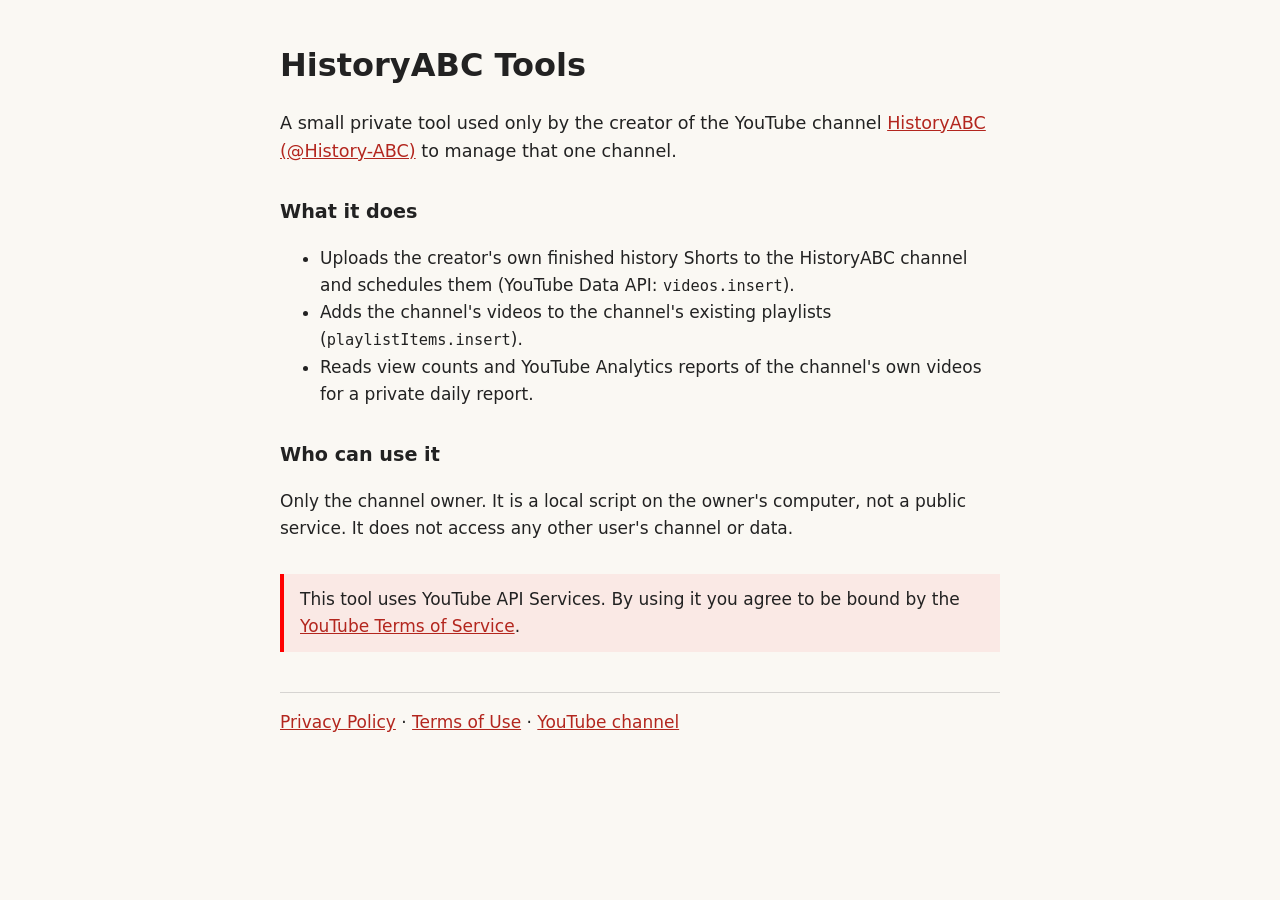
<file: index.html>
<!doctype html>
<html lang="en">
<head>
<meta charset="utf-8">
<meta name="viewport" content="width=device-width, initial-scale=1">
<title>HistoryABC Tools</title>
<link rel="stylesheet" href="style.css">
</head>
<body>
<main>
  <h1>HistoryABC Tools</h1>
  <p class="lead">A small private tool used only by the creator of the YouTube channel
    <a href="https://www.youtube.com/@History-ABC">HistoryABC (@History-ABC)</a> to manage that one channel.</p>

  <h2>What it does</h2>
  <ul>
    <li>Uploads the creator's own finished history Shorts to the HistoryABC channel and schedules them (YouTube Data API: <code>videos.insert</code>).</li>
    <li>Adds the channel's videos to the channel's existing playlists (<code>playlistItems.insert</code>).</li>
    <li>Reads view counts and YouTube Analytics reports of the channel's own videos for a private daily report.</li>
  </ul>

  <h2>Who can use it</h2>
  <p>Only the channel owner. It is a local script on the owner's computer, not a public service.
    It does not access any other user's channel or data.</p>

  <p class="yt">This tool uses YouTube API Services. By using it you agree to be bound by the
    <a href="https://www.youtube.com/t/terms">YouTube Terms of Service</a>.</p>

  <nav>
    <a href="privacy.html">Privacy Policy</a> ·
    <a href="terms.html">Terms of Use</a> ·
    <a href="https://www.youtube.com/@History-ABC">YouTube channel</a>
  </nav>
</main>
</body>
</html>
</file>
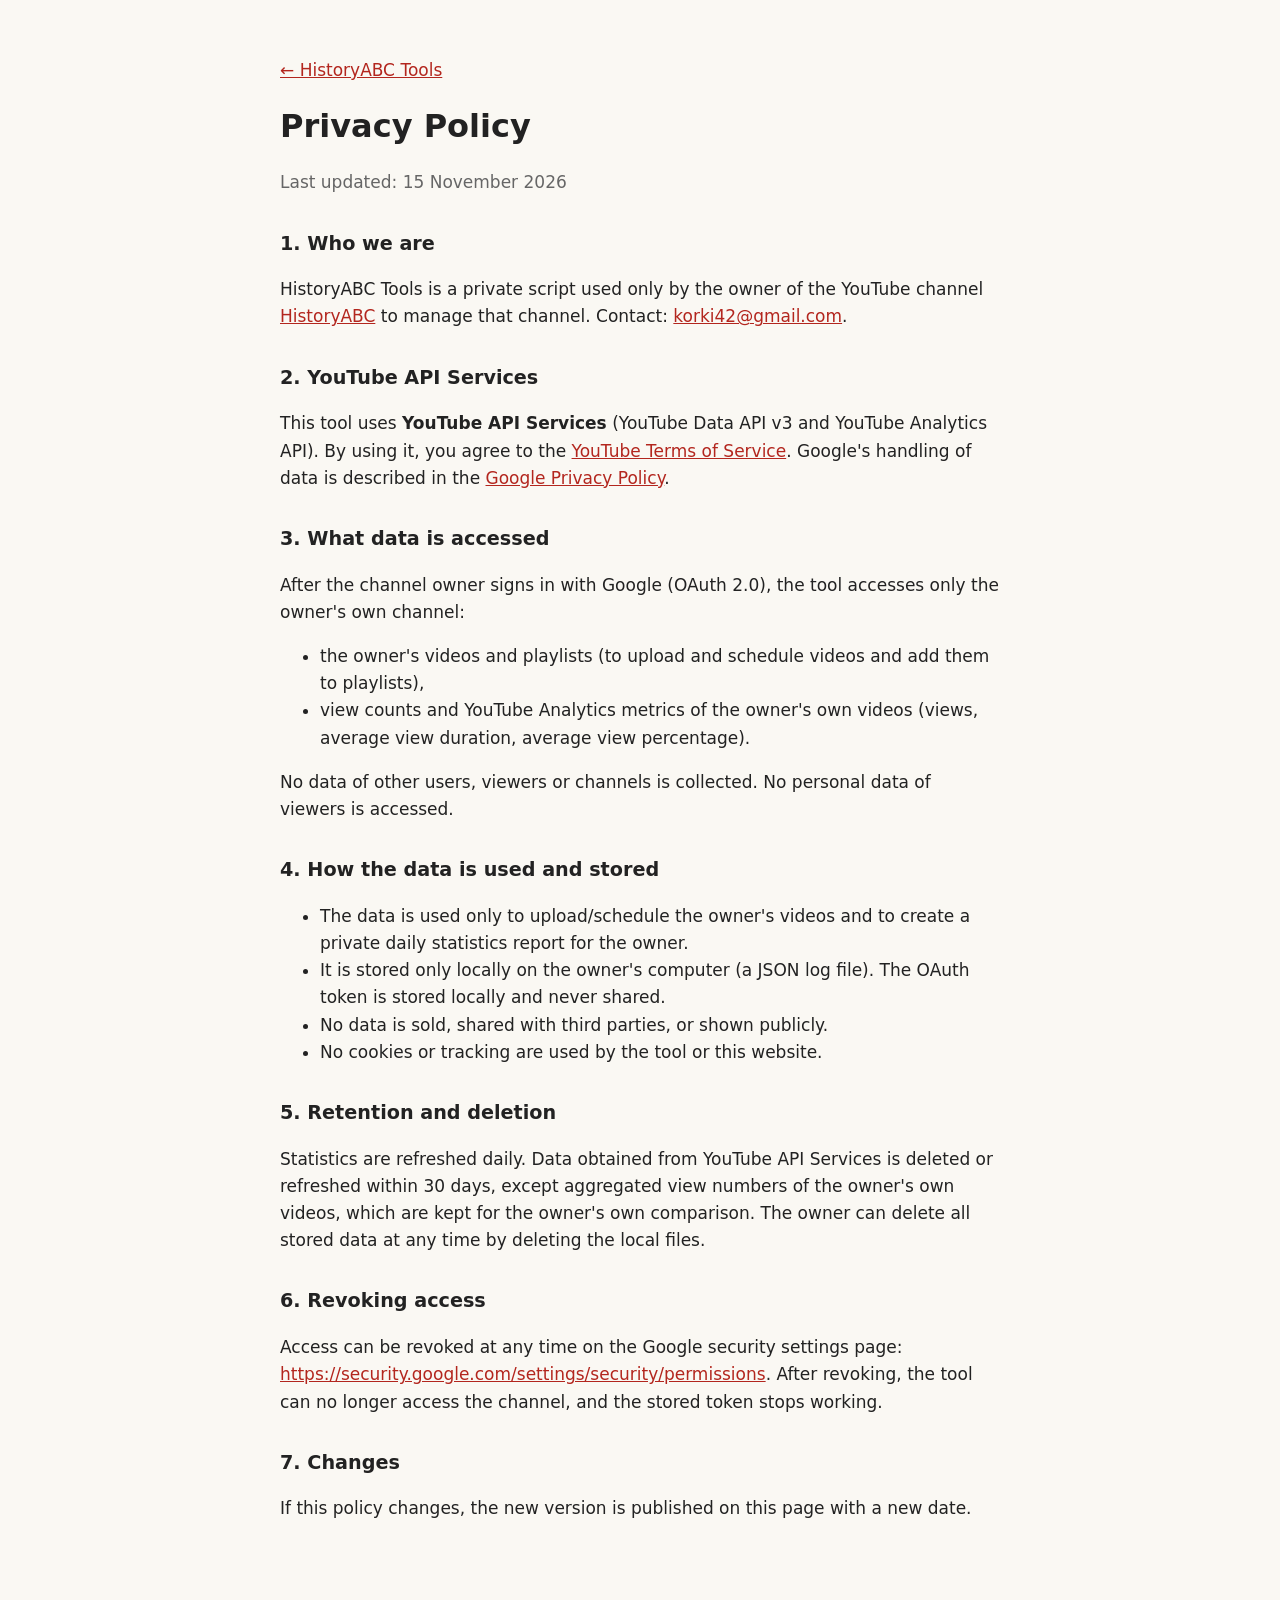
<file: privacy.html>
<!doctype html>
<html lang="en">
<head>
<meta charset="utf-8">
<meta name="viewport" content="width=device-width, initial-scale=1">
<title>Privacy Policy – HistoryABC Tools</title>
<link rel="stylesheet" href="style.css">
</head>
<body>
<main>
  <p><a href="index.html">← HistoryABC Tools</a></p>
  <h1>Privacy Policy</h1>
  <p class="muted">Last updated: 15 November 2026</p>

  <h2>1. Who we are</h2>
  <p>HistoryABC Tools is a private script used only by the owner of the YouTube channel
    <a href="https://www.youtube.com/@History-ABC">HistoryABC</a> to manage that channel.
    Contact: <a href="mailto:korki42@gmail.com">korki42@gmail.com</a>.</p>

  <h2>2. YouTube API Services</h2>
  <p>This tool uses <strong>YouTube API Services</strong> (YouTube Data API v3 and YouTube Analytics API).
    By using it, you agree to the <a href="https://www.youtube.com/t/terms">YouTube Terms of Service</a>.
    Google's handling of data is described in the
    <a href="https://policies.google.com/privacy">Google Privacy Policy</a>.</p>

  <h2>3. What data is accessed</h2>
  <p>After the channel owner signs in with Google (OAuth 2.0), the tool accesses only the owner's own channel:</p>
  <ul>
    <li>the owner's videos and playlists (to upload and schedule videos and add them to playlists),</li>
    <li>view counts and YouTube Analytics metrics of the owner's own videos (views, average view duration, average view percentage).</li>
  </ul>
  <p>No data of other users, viewers or channels is collected. No personal data of viewers is accessed.</p>

  <h2>4. How the data is used and stored</h2>
  <ul>
    <li>The data is used only to upload/schedule the owner's videos and to create a private daily statistics report for the owner.</li>
    <li>It is stored only locally on the owner's computer (a JSON log file). The OAuth token is stored locally and never shared.</li>
    <li>No data is sold, shared with third parties, or shown publicly.</li>
    <li>No cookies or tracking are used by the tool or this website.</li>
  </ul>

  <h2>5. Retention and deletion</h2>
  <p>Statistics are refreshed daily. Data obtained from YouTube API Services is deleted or refreshed within 30 days,
    except aggregated view numbers of the owner's own videos, which are kept for the owner's own comparison.
    The owner can delete all stored data at any time by deleting the local files.</p>

  <h2>6. Revoking access</h2>
  <p>Access can be revoked at any time on the Google security settings page:
    <a href="https://security.google.com/settings/security/permissions">https://security.google.com/settings/security/permissions</a>.
    After revoking, the tool can no longer access the channel, and the stored token stops working.</p>

  <h2>7. Changes</h2>
  <p>If this policy changes, the new version is published on this page with a new date.</p>
</main>
</body>
</html>
</file>
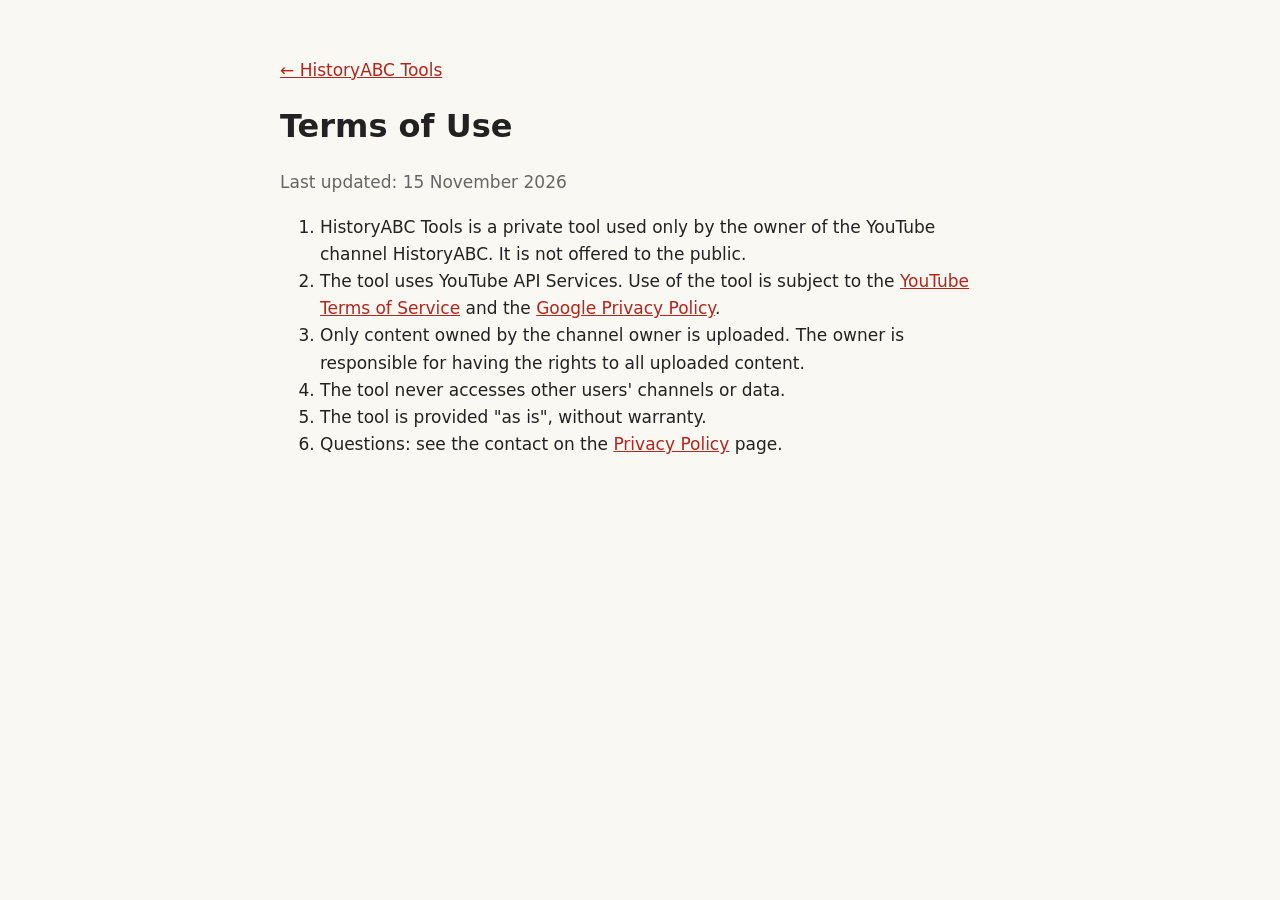
<file: terms.html>
<!doctype html>
<html lang="en">
<head>
<meta charset="utf-8">
<meta name="viewport" content="width=device-width, initial-scale=1">
<title>Terms of Use – HistoryABC Tools</title>
<link rel="stylesheet" href="style.css">
</head>
<body>
<main>
  <p><a href="index.html">← HistoryABC Tools</a></p>
  <h1>Terms of Use</h1>
  <p class="muted">Last updated: 15 November 2026</p>

  <ol>
    <li>HistoryABC Tools is a private tool used only by the owner of the YouTube channel HistoryABC. It is not offered to the public.</li>
    <li>The tool uses YouTube API Services. Use of the tool is subject to the
      <a href="https://www.youtube.com/t/terms">YouTube Terms of Service</a> and the
      <a href="https://policies.google.com/privacy">Google Privacy Policy</a>.</li>
    <li>Only content owned by the channel owner is uploaded. The owner is responsible for having the rights to all uploaded content.</li>
    <li>The tool never accesses other users' channels or data.</li>
    <li>The tool is provided "as is", without warranty.</li>
    <li>Questions: see the contact on the <a href="privacy.html">Privacy Policy</a> page.</li>
  </ol>
</main>
</body>
</html>
</file>
<file: style.css>
:root { --bg: #faf8f3; --fg: #222; --muted: #666; --link: #b3261e; }
@media (prefers-color-scheme: dark) { :root { --bg: #1b1b1b; --fg: #eee; --muted: #aaa; --link: #ff8a80; } }
body { margin: 0; background: var(--bg); color: var(--fg); font: 17px/1.6 system-ui, -apple-system, "Segoe UI", sans-serif; }
main { max-width: 720px; margin: 0 auto; padding: 40px 16px 60px; }
h1 { font-size: 2rem; margin: 0 0 .5rem; }
h2 { font-size: 1.2rem; margin-top: 2rem; }
a { color: var(--link); }
.lead { font-size: 1.1rem; }
.muted { color: var(--muted); }
.yt { margin-top: 2rem; padding: 12px 16px; border-left: 4px solid #ff0000; background: rgba(255,0,0,.06); }
nav { margin-top: 2.5rem; padding-top: 1rem; border-top: 1px solid rgba(128,128,128,.3); }
code { font-size: .9em; }
</file>
